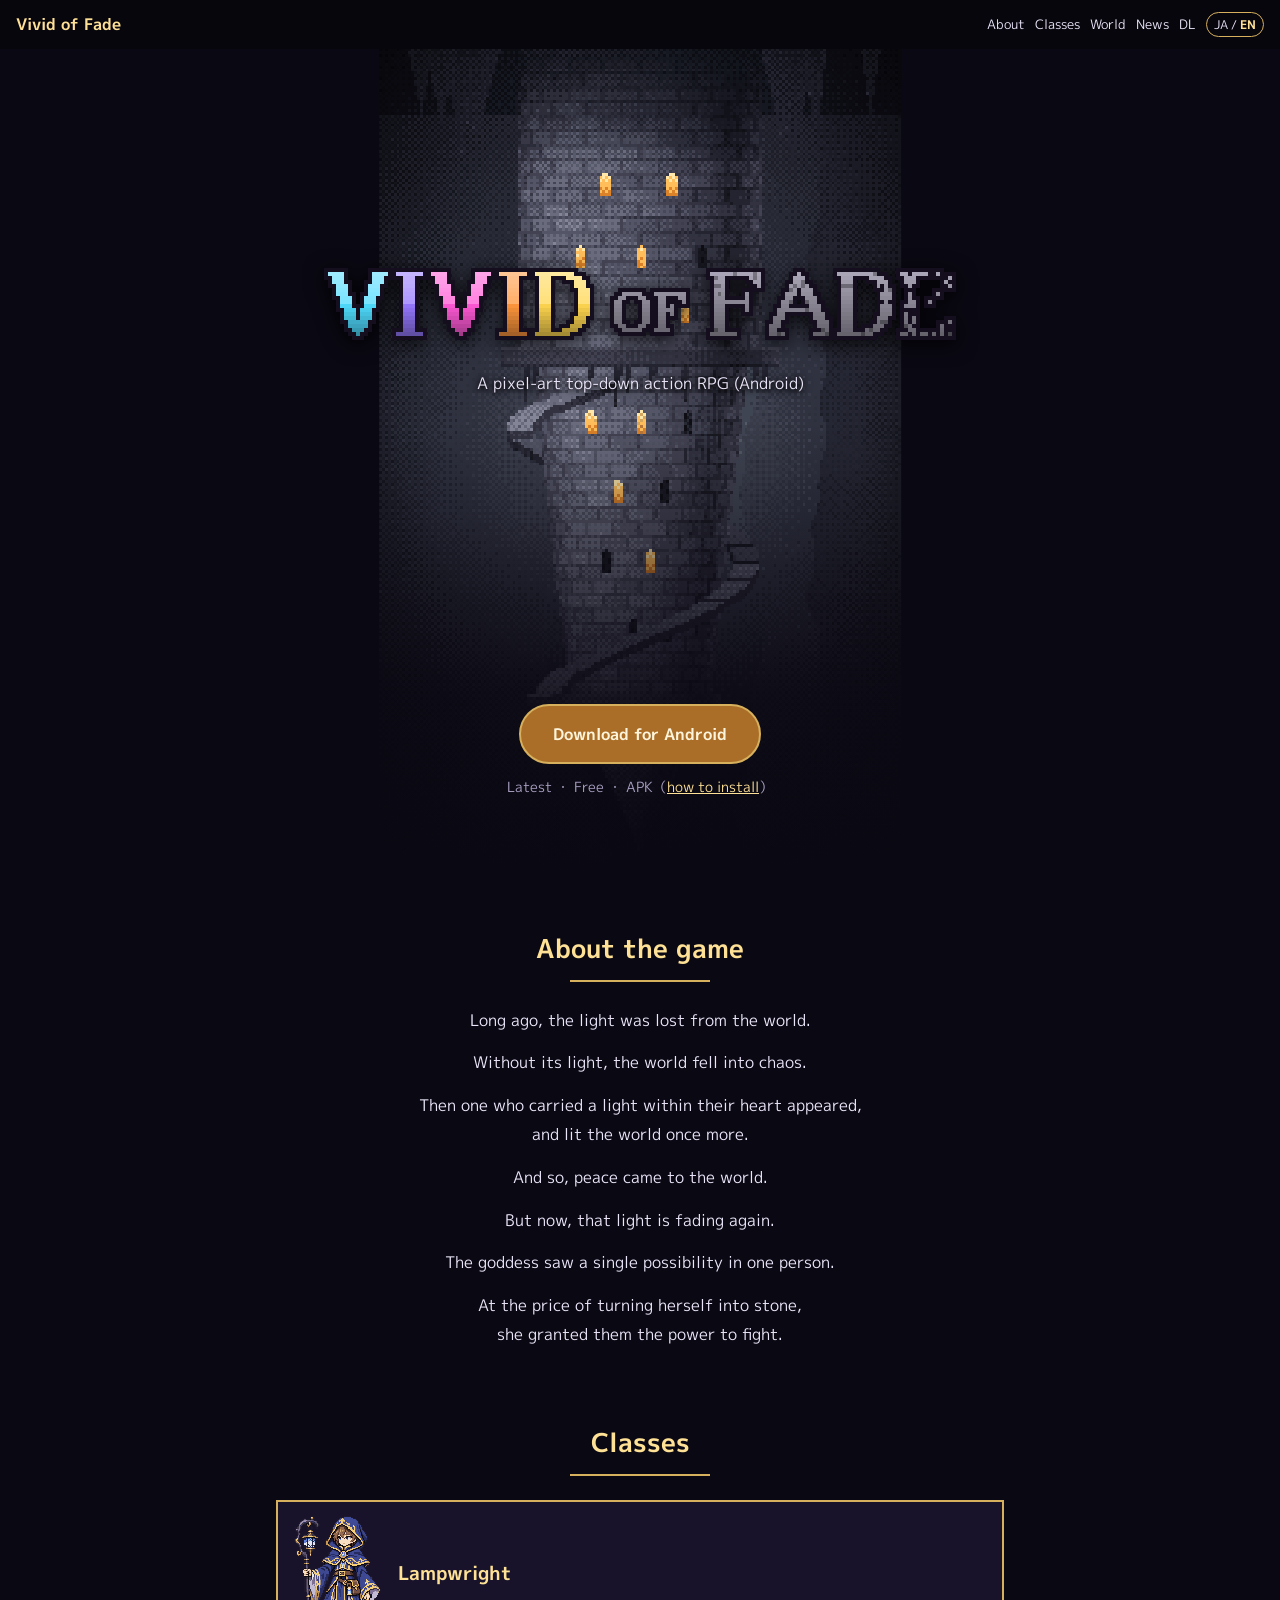
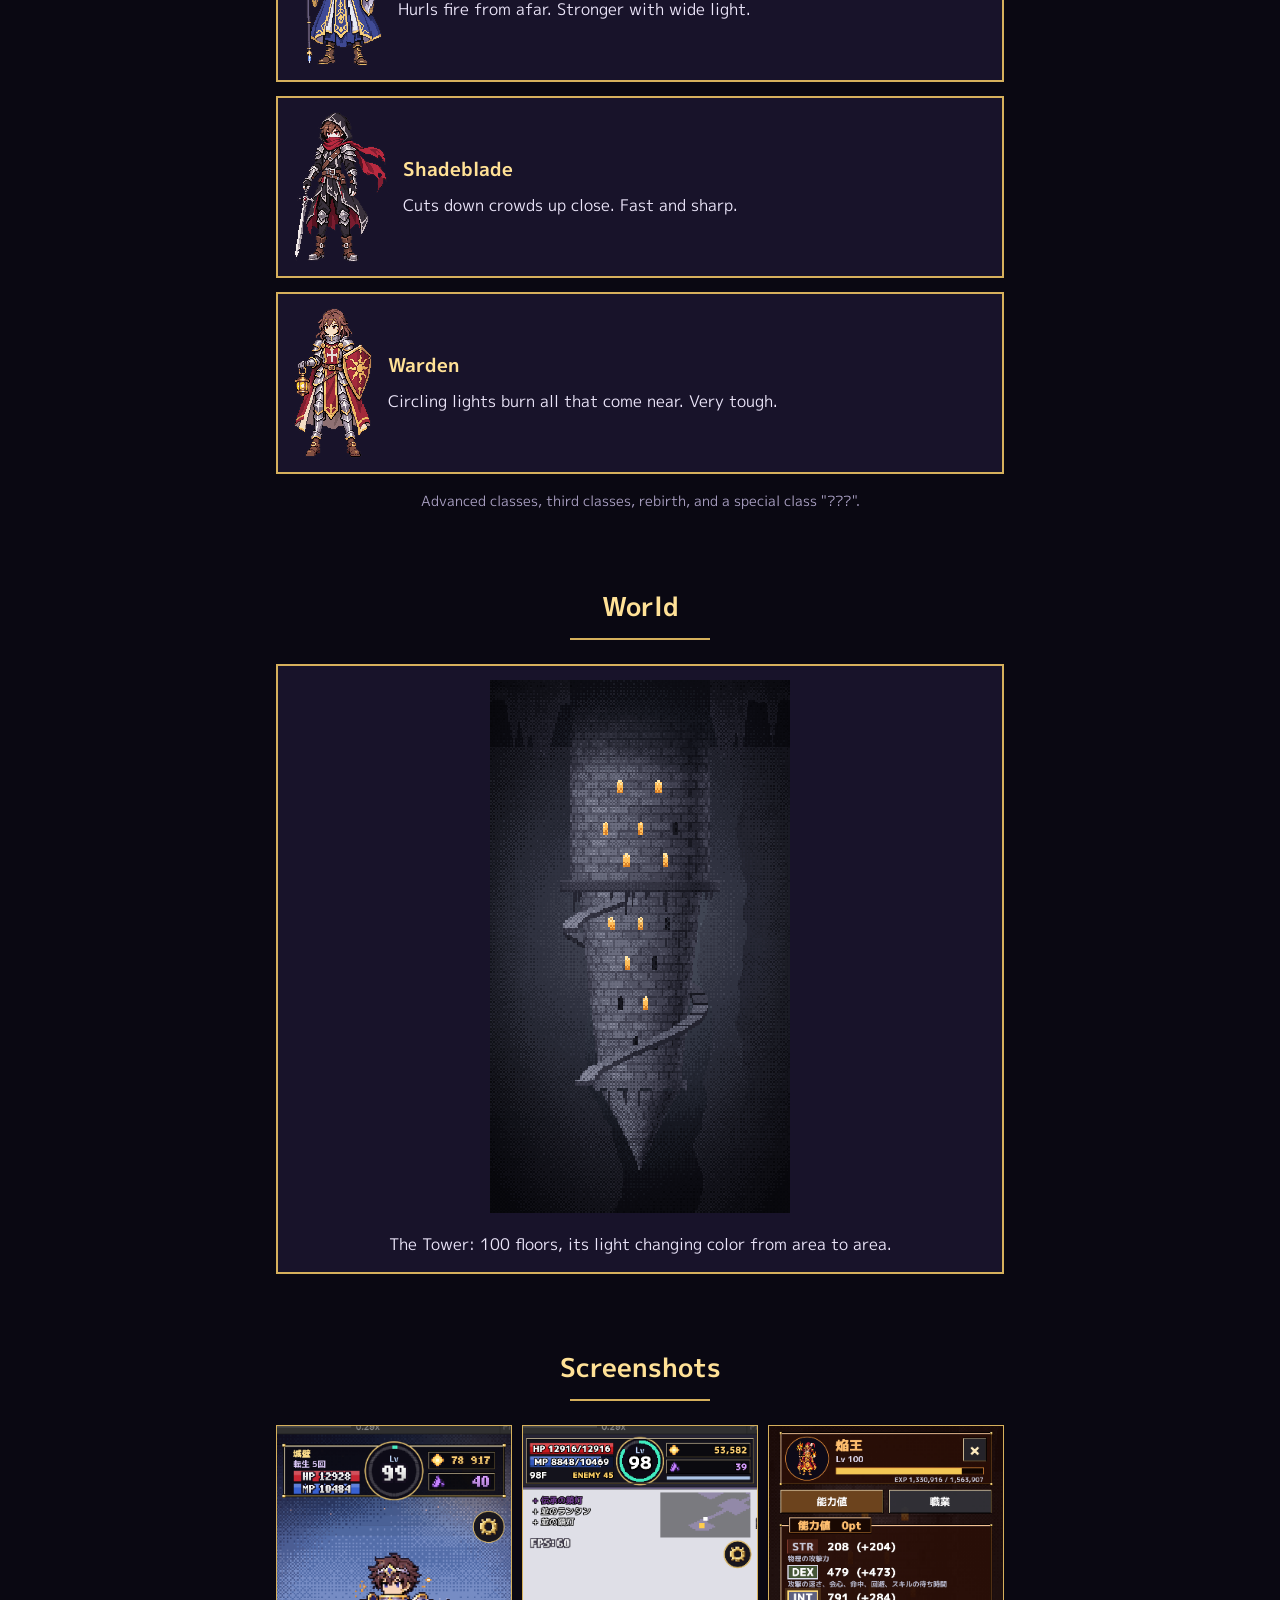
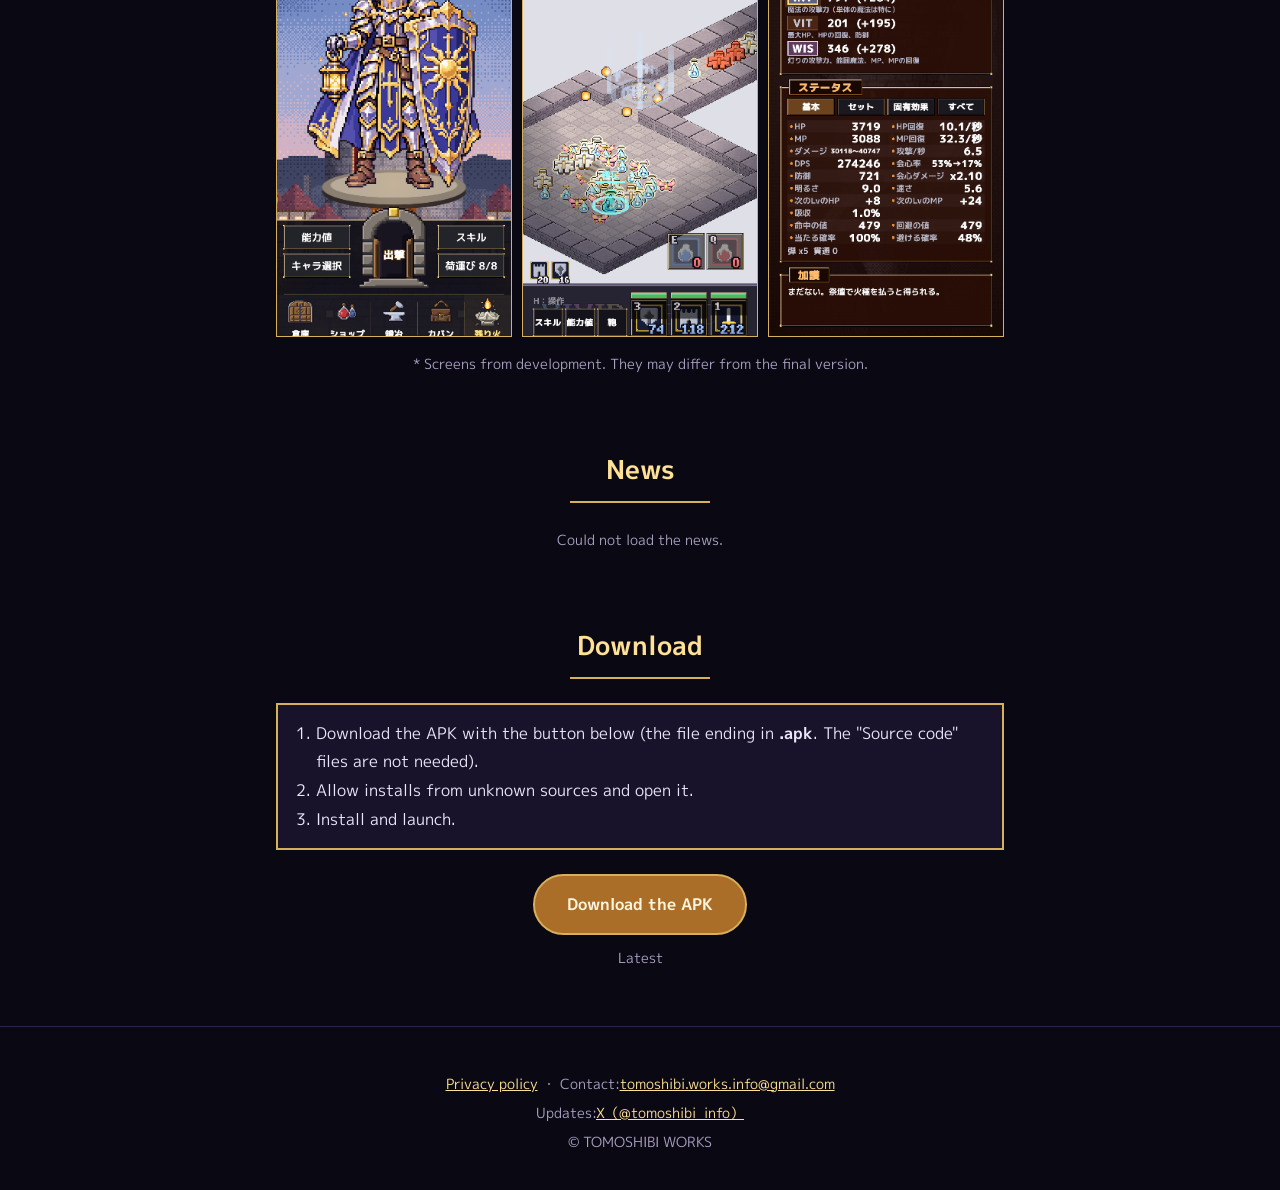
<file: index.html>
<!doctype html>
<html lang="ja">
<head>
<meta charset="utf-8">
<meta name="viewport" content="width=device-width, initial-scale=1">
<title>Vivid of Fade</title>
<meta name="description" content="Vivid of Fade：ドット絵の見下ろし型アクションRPG（Android）。 / A pixel-art top-down action RPG for Android.">
<link rel="icon" href="favicon.png">
<link rel="preconnect" href="https://fonts.googleapis.com">
<link rel="preconnect" href="https://fonts.gstatic.com" crossorigin>
<link href="https://fonts.googleapis.com/css2?family=M+PLUS+1p:wght@400;700&display=swap" rel="stylesheet">
<link rel="stylesheet" href="style.css">
</head>
<body>
<header class="nav">
  <a class="brand" href="#top">Vivid of Fade</a>
  <nav>
    <a href="#about" data-en="About">紹介</a>
    <a href="#classes" data-en="Classes">職業</a>
    <a href="#world" data-en="World">世界</a>
    <a href="#news" data-en="News">お知らせ</a>
    <a href="#download">DL</a>
    <button class="lang" type="button" aria-label="Language">JA / EN</button>
  </nav>
</header>

<main id="top">
  <section class="hero">
    <img class="hero-tower pixel" src="img/tower.png" alt="">
    <div class="hero-shade"></div>
    <div class="hero-body">
      <h1><img class="logo pixel" src="img/logo.png" alt="Vivid of Fade"></h1>
      <p class="tagline" data-en="A pixel-art top-down action RPG (Android)">ドット絵の見下ろし型アクションRPG（Android）</p>
      <a class="btn" href="#download" data-en="Download for Android">Android版をダウンロード</a>
      <p class="sub"><span class="js-version">最新版</span> ・ <span data-en="Free">無料</span> ・ APK（<a href="#download" data-en="how to install">入れ方はこちら</a>）</p>
    </div>
  </section>

  <section id="about" class="sec">
    <h2 data-en="About the game">ゲームの紹介</h2>
    <div class="prologue">
      <p data-en="Long ago, the light was lost from the world.">かつて、世界から灯りが失われた。</p>
      <p data-en="Without its light, the world fell into chaos.">灯りを失った世界は、混沌に呑まれた。</p>
      <p data-en="Then one who carried a light within their heart appeared,&lt;br&gt;and lit the world once more.">あるとき、胸に灯りを秘めた者が現れ、<br>世界にふたたび灯りをともした。</p>
      <p data-en="And so, peace came to the world.">そうして、世界に平和が訪れた。</p>
      <p data-en="But now, that light is fading again.">けれど今、その灯りが、<br>また失われつつある。</p>
      <p data-en="The goddess saw a single possibility in one person.">女神は、ひとりの者に、<br>ひとつの可能性を見出した。</p>
      <p data-en="At the price of turning herself into stone,&lt;br&gt;she granted them the power to fight.">そして、自らを像に変える代償と<br>ひきかえに、その者に戦う力を授けた。</p>
    </div>
  </section>

  <section id="classes" class="sec">
    <h2 data-en="Classes">職業</h2>
    <div class="card job">
      <img class="pixel" src="img/lampwright.png" alt="">
      <div><h3 data-en="Lampwright">灯術師</h3><p data-en="Hurls fire from afar. Stronger with wide light.">遠くから火を放つ。灯りが広いほど強い。</p></div>
    </div>
    <div class="card job">
      <img class="pixel" src="img/shadeblade.png" alt="">
      <div><h3 data-en="Shadeblade">影刃</h3><p data-en="Cuts down crowds up close. Fast and sharp.">近くの群れをまとめて斬る。速く鋭い。</p></div>
    </div>
    <div class="card job">
      <img class="pixel" src="img/warden.png" alt="">
      <div><h3 data-en="Warden">灯番</h3><p data-en="Circling lights burn all that come near. Very tough.">周りを回る灯りで焼き払う。とても頑丈。</p></div>
    </div>
    <p class="note" data-en="Advanced classes, third classes, rebirth, and a special class &quot;???&quot;.">上位職・3次職・転生、そして特別な職「？？？」も。</p>
  </section>

  <section id="world" class="sec">
    <h2 data-en="World">世界</h2>
    <div class="card world">
      <img class="pixel" src="img/tower.png" alt="">
      <p data-en="The Tower: 100 floors, its light changing color from area to area.">塔：灯りの色が区画ごとに変わる、100層の塔。</p>
    </div>
  </section>

  <section id="shots" class="sec">
    <h2 data-en="Screenshots">スクリーンショット</h2>
    <div class="shots" id="shot-list">
      <a class="shot" href="img/shot1.png"><img src="img/shot1.png" alt=""></a>
      <a class="shot" href="img/shot_battle.png"><img src="img/shot_battle.png" alt=""></a>
      <a class="shot" href="img/shot_skills.png"><img src="img/shot_skills.png" alt=""></a>
    </div>
    <p class="note" data-en="* Screens from development. They may differ from the final version.">※ 開発中の画面です。製品版とは異なる場合があります。</p>
  </section>

  <section id="news" class="sec">
    <h2 data-en="News">お知らせ</h2>
    <div id="news-list"><p class="note">…</p></div>
  </section>

  <section id="download" class="sec">
    <h2 data-en="Download">ダウンロード</h2>
    <div class="card steps">
      <ol>
        <li data-en="Download the APK with the button below (the file ending in &lt;b&gt;.apk&lt;/b&gt;. The &quot;Source code&quot; files are not needed).">下のボタンから APK をダウンロード（<b>.apk</b> で終わるファイル。「Source code」は不要です）</li>
        <li data-en="Allow installs from unknown sources and open it.">「提供元不明のアプリ」を許可して開く</li>
        <li data-en="Install and launch.">インストールして起動</li>
      </ol>
    </div>
    <a class="btn js-download" href="https://github.com/seventh759-ops/vofrpg_site/releases/latest" data-en="Download the APK">APK をダウンロード</a>
    <p class="sub center"><span class="js-version">最新版</span></p>
  </section>
</main>

<footer>
  <p><a href="privacy.html" data-en="Privacy policy">プライバシーポリシー</a> ・ <span data-en="Contact:">お問い合わせ：</span><a href="mailto:tomoshibi.works.info@gmail.com">tomoshibi.works.info@gmail.com</a></p>
  <p><span data-en="Updates:">最新情報：</span><a href="https://x.com/tomoshibi_info" target="_blank" rel="noopener">X（@tomoshibi_info）</a></p>
  <p>© TOMOSHIBI WORKS</p>
</footer>
<script src="app.js"></script>
</body>
</html>
</file>
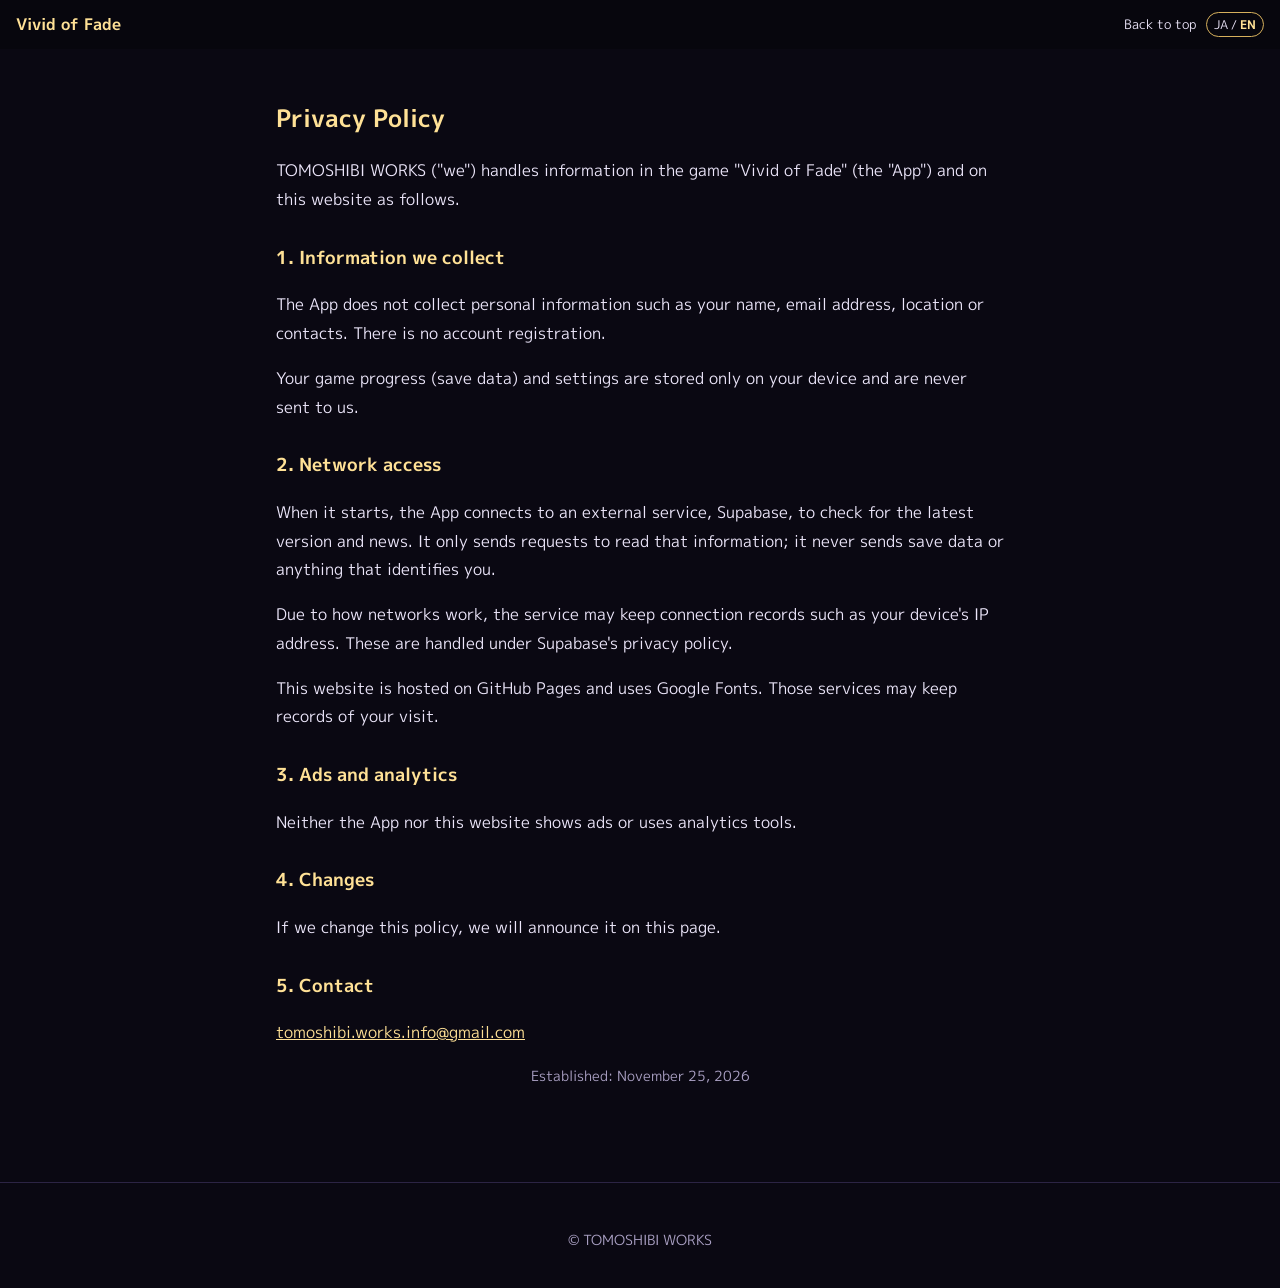
<file: privacy.html>
<!doctype html>
<html lang="ja">
<head>
<meta charset="utf-8">
<meta name="viewport" content="width=device-width, initial-scale=1">
<title>プライバシーポリシー / Privacy Policy | Vivid of Fade</title>
<link rel="icon" href="favicon.png">
<link href="https://fonts.googleapis.com/css2?family=M+PLUS+1p:wght@400;700&display=swap" rel="stylesheet">
<link rel="stylesheet" href="style.css">
</head>
<body>
<header class="nav">
  <a class="brand" href="index.html">Vivid of Fade</a>
  <nav>
    <a href="index.html" data-en="Back to top">トップへ</a>
    <button class="lang" type="button" aria-label="Language">JA / EN</button>
  </nav>
</header>
<main class="doc">
  <h1 data-en="Privacy Policy">プライバシーポリシー</h1>
  <p data-en="TOMOSHIBI WORKS (&quot;we&quot;) handles information in the game &quot;Vivid of Fade&quot; (the &quot;App&quot;) and on this website as follows.">TOMOSHIBI WORKS（以下「私たち」）は、ゲーム「Vivid of Fade」（以下「本アプリ」）と、このウェブサイトでの情報の扱いを、次のとおり定めます。</p>

  <h2 data-en="1. Information we collect">1. 集める情報</h2>
  <p data-en="The App does not collect personal information such as your name, email address, location or contacts. There is no account registration.">本アプリは、名前・メールアドレス・位置情報・連絡先などの個人情報を集めません。アカウントの登録もありません。</p>
  <p data-en="Your game progress (save data) and settings are stored only on your device and are never sent to us.">ゲームの進み具合（セーブデータ）や設定は、お使いの端末の中だけに保存され、私たちに送られることはありません。</p>

  <h2 data-en="2. Network access">2. 通信について</h2>
  <p data-en="When it starts, the App connects to an external service, Supabase, to check for the latest version and news. It only sends requests to read that information; it never sends save data or anything that identifies you.">本アプリは起動時に、最新の版とお知らせを確かめるため、外部のサービス Supabase に接続して情報を読み込みます。このとき送るのは読み込みの問い合わせだけで、セーブデータや個人を特定する情報は送りません。</p>
  <p data-en="Due to how networks work, the service may keep connection records such as your device's IP address. These are handled under Supabase's privacy policy.">通信のしくみ上、接続先のサービスには、お使いの端末の IP アドレスなどの接続の記録が残ることがあります。その扱いは Supabase のプライバシーポリシーに従います。</p>
  <p data-en="This website is hosted on GitHub Pages and uses Google Fonts. Those services may keep records of your visit.">このウェブサイトは GitHub Pages で公開しており、文字の表示に Google Fonts を使っています。それぞれのサービスに、閲覧の記録が残ることがあります。</p>

  <h2 data-en="3. Ads and analytics">3. 広告・解析</h2>
  <p data-en="Neither the App nor this website shows ads or uses analytics tools.">本アプリとこのウェブサイトは、広告の表示や、利用状況の解析ツールを使っていません。</p>

  <h2 data-en="4. Changes">4. 変更</h2>
  <p data-en="If we change this policy, we will announce it on this page.">このポリシーを変えるときは、このページでお知らせします。</p>

  <h2 data-en="5. Contact">5. お問い合わせ</h2>
  <p><a href="mailto:tomoshibi.works.info@gmail.com">tomoshibi.works.info@gmail.com</a></p>

  <p class="note" data-en="Established: November 25, 2026">制定：2026年11月25日</p>
</main>
<footer><p>© TOMOSHIBI WORKS</p></footer>
<script src="app.js"></script>
</body>
</html>
</file>
<file: style.css>
:root {
  --bg: #0a0812;
  --card: #18132a;
  --gold: #d6b05c;
  --gold-hi: #ffe196;
  --ink: #ece6fa;
  --dim: #aaa0c3;
  --btn: #aa6e28;
}
* { box-sizing: border-box; }
html { scroll-behavior: smooth; }
body {
  margin: 0;
  background: var(--bg);
  color: var(--ink);
  font-family: "M PLUS 1p", system-ui, sans-serif;
  line-height: 1.8;
}
a { color: var(--gold-hi); }
.pixel { image-rendering: pixelated; image-rendering: crisp-edges; }

.nav {
  position: sticky; top: 0; z-index: 10;
  display: flex; align-items: center; justify-content: space-between; gap: 12px;
  padding: 10px 16px;
  background: rgba(8, 6, 14, 0.85);
  backdrop-filter: blur(4px);
}
.brand { color: var(--gold-hi); font-weight: 700; text-decoration: none; white-space: nowrap; }
.nav nav { display: flex; gap: 10px; flex-wrap: wrap; justify-content: flex-end; align-items: center; }
.nav nav a { color: var(--ink); text-decoration: none; font-size: 13px; }

main { max-width: 760px; margin: 0 auto; }

.hero { position: relative; height: min(92vh, 900px); overflow: hidden; }
.hero-tower {
  position: absolute; left: 50%; top: -6%;
  height: 112%; transform: translateX(-50%);
}
.hero-shade {
  position: absolute; inset: 0;
  background: linear-gradient(to bottom, rgba(10,8,18,0) 45%, rgba(10,8,18,0.85) 78%, var(--bg) 100%);
}
.hero-body {
  position: absolute; left: 0; right: 0; top: 26%;
  text-align: center; padding: 0 16px;
}
.hero h1 { margin: 0; }
.logo { width: min(92%, 640px); height: auto; filter: drop-shadow(0 4px 10px rgba(0,0,0,0.8)); }
.tagline { margin: 12px 0 0; text-shadow: 0 2px 4px #000, 0 0 10px #000; }
.hero .btn { margin-top: 34vh; }

.btn {
  display: block; width: fit-content; margin: 24px auto 0;
  padding: 14px 32px;
  background: var(--btn); color: #fff5dc; font-weight: 700; text-decoration: none;
  border: 2px solid var(--gold); border-radius: 999px;
}
.btn:hover { filter: brightness(1.12); }
.sub { color: var(--dim); font-size: 14px; margin: 10px 0 0; }
.center { text-align: center; }

.sec { padding: 48px 16px 8px; }
.sec h2 {
  text-align: center; color: var(--gold-hi); margin: 0 0 24px;
  font-size: 26px;
}
.sec h2::after {
  content: ""; display: block; width: 140px; height: 2px; margin: 8px auto 0; background: var(--gold);
}
.prologue { text-align: center; }
.prologue p { margin: 0 0 14px; }

.card {
  background: var(--card);
  border: 2px solid var(--gold);
  padding: 14px 16px;
  margin-bottom: 14px;
}
.job { display: flex; align-items: center; gap: 16px; }
.job img { height: 150px; width: auto; flex: none; } /* 町の画面の立ち絵 */
.job h3 { margin: 0; color: var(--gold-hi); }
.job p { margin: 4px 0 0; }
.note { text-align: center; color: var(--dim); font-size: 14px; }

.world { text-align: center; }
.world img { width: min(60%, 300px); height: auto; }
.world p { margin: 8px 0 0; }

.shots { display: grid; grid-template-columns: repeat(3, 1fr); gap: 10px; }
.shot {
  aspect-ratio: 9 / 19.5;
  display: flex; align-items: center; justify-content: center;
  background: #120f1e; border: 1px solid var(--gold); color: var(--dim); font-size: 13px;
}
.shot { overflow: hidden; }
.shot img { width: 100%; height: 100%; object-fit: cover; object-position: top; display: block; }

.news-item h3 { margin: 0; color: var(--gold-hi); font-size: 18px; display: flex; justify-content: space-between; gap: 8px; flex-wrap: wrap; }
.news-item h3 .date { color: var(--dim); font-weight: 400; font-size: 14px; }
.news-item .title { margin: 6px 0 0; font-weight: 700; }
.news-item ul { margin: 6px 0 0; padding-left: 1.2em; }
.news-item summary { list-style: none; cursor: pointer; }
.news-item summary::-webkit-details-marker { display: none; }
.news-item .fold { color: var(--gold); margin-left: 10px; font-size: 13px; }
.news-item .fold::before { content: "▼"; }
.news-item[open] .fold::before { content: "▲"; }

.steps ol { margin: 0; padding-left: 1.4em; }

footer { text-align: center; color: var(--dim); font-size: 14px; padding: 40px 16px 32px; border-top: 1px solid #2c2444; margin-top: 48px; }
footer p { margin: 4px 0; }

.doc { max-width: 760px; margin: 0 auto; padding: 32px 16px; }
.doc h1 { color: var(--gold-hi); font-size: 24px; }
.doc h2 { color: var(--gold-hi); font-size: 18px; margin-top: 28px; }

.lang {
  background: none; border: 1px solid var(--gold); color: var(--ink);
  font: inherit; font-size: 12px; padding: 1px 7px; border-radius: 999px; cursor: pointer; white-space: nowrap;
}
.lang b { color: var(--gold-hi); }
</file>
